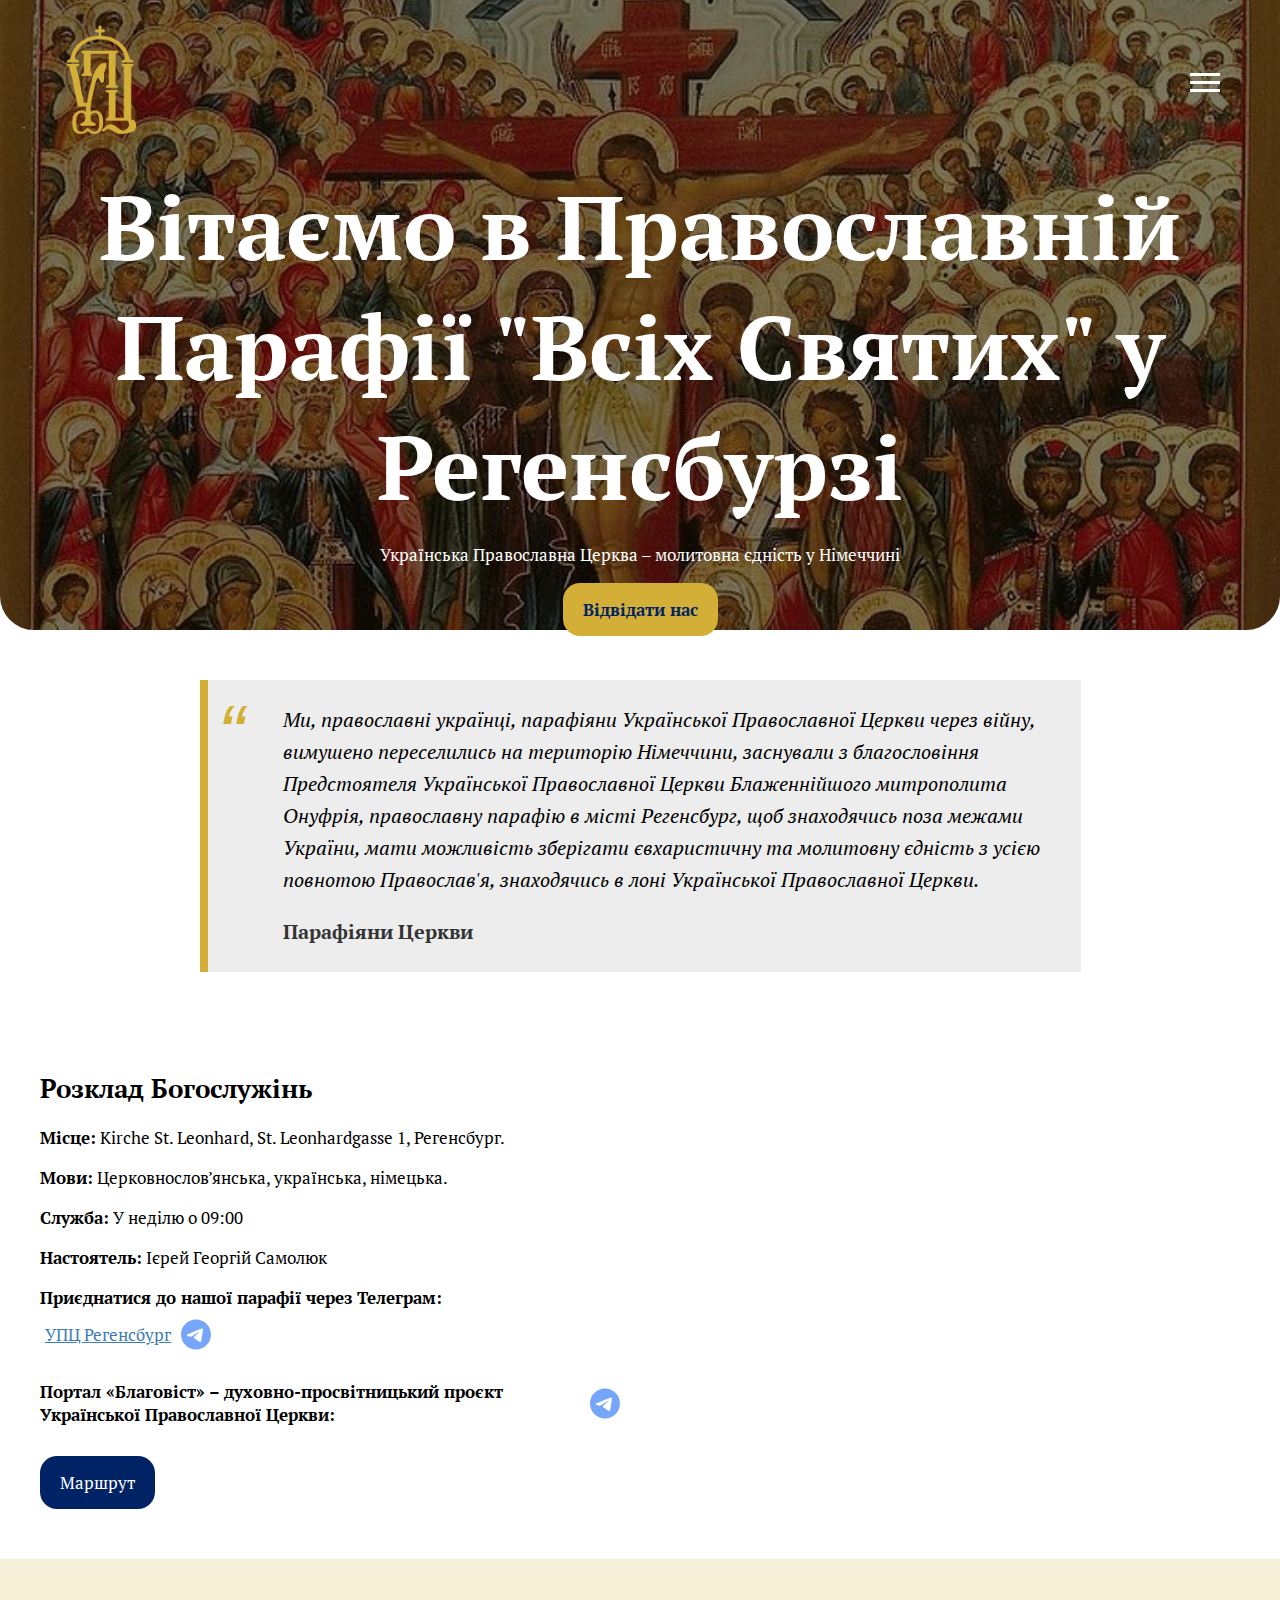
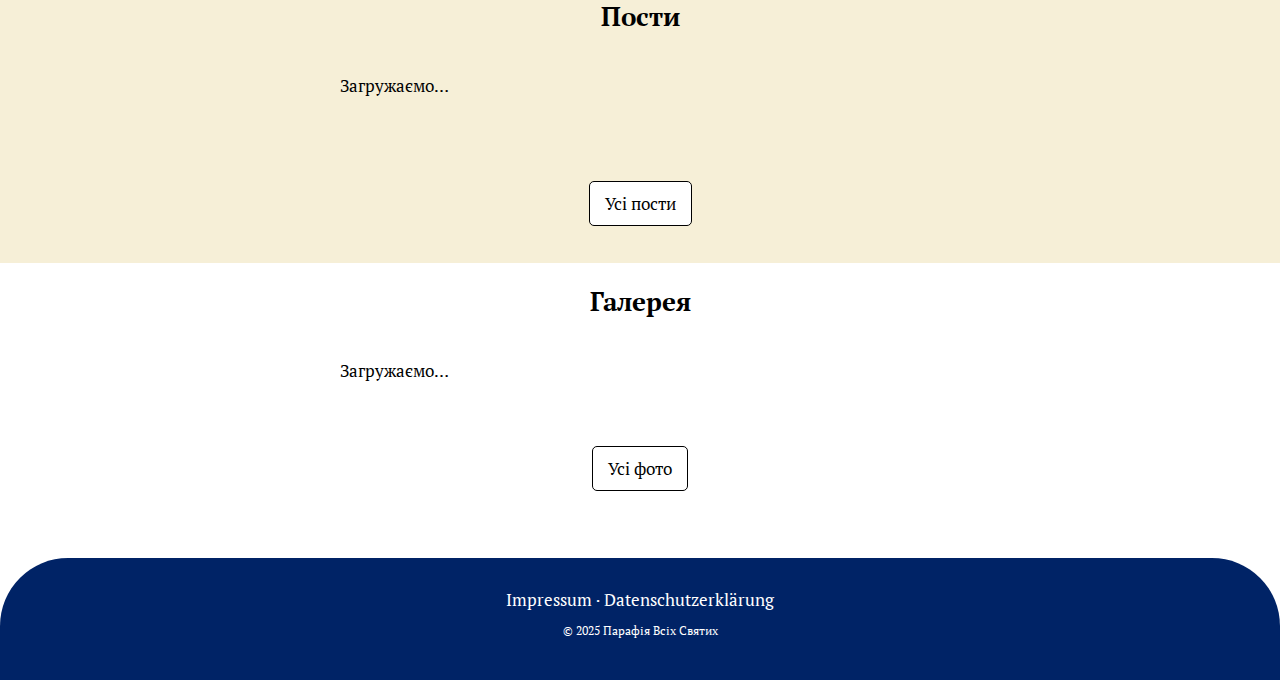
<file: index.html>
<!DOCTYPE html>
<html lang="ua">
<head>
    <meta charset="UTF-8">
    <meta name="viewport" content="width=device-width, initial-scale=1.0">
    <link rel="icon" type="image/x-icon" href="./assets/img/favicon.ico">
    <link rel="preconnect" href="https://fonts.googleapis.com">
    <link rel="preconnect" href="https://fonts.gstatic.com" crossorigin> 
    <link href="https://fonts.googleapis.com/css2?family=PT+Serif:ital,wght@0,400;0,700;1,400;1,700&display=swap" rel="stylesheet">
    
    <meta name="google-site-verification" content="tVfR1qJp8CJFsN92KYEJr0-ASTw0-v8G1wwsh20kyRk" />

    <link rel="stylesheet" type="text/css" href="./assets/styles/index.css"/>
    <script src="https://code.jquery.com/jquery-3.6.0.min.js"></script>
    <link rel="stylesheet" type="text/css" href="./assets/styles/style.css"/>
    <link rel="stylesheet" type="text/css" href="./assets/styles/spinner.css"/>
    <title>Парафія Всіх Святих</title>

    <meta name="description" content="Українська православна парафія «Всіх Святих» у Регенсбурзі. Адреса: Kirche St. Leonhard, St. Leonhardgasse 1. Богослужіння щонеділі о 09:00. Ласкаво просимо!">
    <link rel="canonical" href="https://ukrainian-orthodox-regensburg.netlify.app/">

    <meta property="og:type" content="website">
    <meta property="og:title" content="Парафія Всіх Святих — УПЦ, Регенсбург">
    <meta property="og:description" content="Адреса: St. Leonhardgasse 1. Богослужіння щонеділі о 09:00.">
    <meta property="og:url" content="https://ukrainian-orthodox-regensburg.netlify.app/">
    <meta property="og:image" content="https://ukrainian-orthodox-regensburg.netlify.app/assets/img/main-img.jpg">
    <meta property="og:locale" content="uk_UA">

    <script type="application/ld+json">
        {
        "@context": "https://schema.org",
        "@type": "Church",
        "name": "Парафія Всіх Святих",
        "alternateName": "Українська Православна Церква Регенсбург",
        "url": "https://ukrainian-orthodox-regensburg.netlify.app/",
        "image": "https://ukrainian-orthodox-regensburg.netlify.app/assets/img/main-img.jpg",
        "address": {
            "@type": "PostalAddress",
            "streetAddress": "St. Leonhardgasse 1",
            "addressLocality": "Regensburg",
            "postalCode": "93047",
            "addressCountry": "DE"
        },
        "openingHoursSpecification": [{
            "@type": "OpeningHoursSpecification",
            "dayOfWeek": "Sunday",
            "opens": "09:00",
            "closes": "11:00"
        }],
        "sameAs": [
            "https://t.me/ukrainskapravoslavnazerkva",
            "https://t.me/blagovist_uoc"
        ]
        }
    </script>
    <script type="application/ld+json">
        {
        "@context":"https://schema.org",
        "@type":"BreadcrumbList",
        "itemListElement":[
            {"@type":"ListItem","position":1,"name":"Головна","item":"https://ukrainian-orthodox-regensburg.netlify.app/"},
            {"@type":"ListItem","position":2,"name":"Пости","item":"https://ukrainian-orthodox-regensburg.netlify.app/posts.html"},
            {"@type":"ListItem","position":3,"name":"Галерея","item":"https://ukrainian-orthodox-regensburg.netlify.app/gallery.html"}
        ]
        }
    </script>

    <style>
        [data-ortox-id] {
            width: 70%;
            text-align: left;
            color: black;
            margin: 20px auto !important;
        }

        [data-ortox-id].theme-wide h2 {
            text-align: center;
        }
    </style>
</head>
<body>
    <!-- Main -->
    <div class="main" id="main">
        <header id="header">
            <nav class="main-nav">
                <a href="#" class="logo"><img src="./assets/img/logo.png" /></a>
                <button class="nav_toggle" id="nav_toggle" type="button">
                    <span class="nav_toggle_item">Menu</span>
                </button>     
            </nav>
            <nav class="nav-menu" id="nav">
                <a href="#" data-scroll="#about">Про нас</a>
                <a href="#" data-scroll="#service_information">Богослужіня</a>
                <a href="#" data-scroll="#posts">Пости</a>
                <a href="#" data-scroll="#gallery">Галерея</a>

            </nav>
        </header>
   
        <div class="main_content">
            <h1>Вітаємо в Православній Парафії "Всіх Святих" у Регенсбурзі</h1>
            <p>Українська Православна Церква – молитовна єдність у Німеччині</p>
            <a class="main_button" href="#service_information">Відвідати нас</a>
        </div>
    </div>
    <!-- End Main -->


    <!-- Quote -->
    <div class="quote" id="about">
        <blockquote class="otro-blockquote">
            Ми, православні українці, парафіяни Української Православної Церкви через війну, вимушено переселились на територію Німеччини, заснували з благословіння Предстоятеля Української Православної Церкви Блаженнійшого митрополита Онуфрія, православну парафію в місті Регенсбург, щоб знаходячись поза межами України, мати можливість зберігати євхаристичну та молитовну єдність з усією повнотою Православ'я, знаходячись в лоні Української Православної Церкви.
            <span>Парафіяни Церкви</span>
        </blockquote>
    </div>
    <!-- End Quote -->

    <!-- service_information -->
    <div class="service_information" id="service_information">
        <div class="service_content">
            <h2>Розклад Богослужінь</h2>
            <p><b>Місце:</b> Kirche St. Leonhard, St. Leonhardgasse 1, Регенсбург.</p>
            <p><b>Мови:</b> Церковнослов’янська, українська, німецька.</p>
            <p><b>Служба:</b> У неділю о 09:00</p>
            <p><b>Настоятель:</b> Ієрей Георгій Самолюк</p>
            <div class="links">
                <b>Приєднатися до нашої парафії через Телеграм:</b>
                <a href="https://t.me/ukrainskapravoslavnazerkva">
                    <div>УПЦ Регенсбург</div> 
                    <svg xmlns="http://www.w3.org/2000/svg" viewBox="0 0 496 512"><path fill="#76a6f9" d="M248 8C111 8 0 119 0 256S111 504 248 504 496 393 496 256 385 8 248 8zM363 176.7c-3.7 39.2-19.9 134.4-28.1 178.3-3.5 18.6-10.3 24.8-16.9 25.4-14.4 1.3-25.3-9.5-39.3-18.7-21.8-14.3-34.2-23.2-55.3-37.2-24.5-16.1-8.6-25 5.3-39.5 3.7-3.8 67.1-61.5 68.3-66.7 .2-.7 .3-3.1-1.2-4.4s-3.6-.8-5.1-.5q-3.3 .7-104.6 69.1-14.8 10.2-26.9 9.9c-8.9-.2-25.9-5-38.6-9.1-15.5-5-27.9-7.7-26.8-16.3q.8-6.7 18.5-13.7 108.4-47.2 144.6-62.3c68.9-28.6 83.2-33.6 92.5-33.8 2.1 0 6.6 .5 9.6 2.9a10.5 10.5 0 0 1 3.5 6.7A43.8 43.8 0 0 1 363 176.7z"/></svg>
                </a>
            </div>
            <div class="links calendar">
                <b>Портал «Благовіст» – духовно-просвітницький проєкт Української Православної Церкви:</b>
                <a href="https://t.me/blagovist_uoc">

                    <svg xmlns="http://www.w3.org/2000/svg" viewBox="0 0 496 512"><path fill="#76a6f9" d="M248 8C111 8 0 119 0 256S111 504 248 504 496 393 496 256 385 8 248 8zM363 176.7c-3.7 39.2-19.9 134.4-28.1 178.3-3.5 18.6-10.3 24.8-16.9 25.4-14.4 1.3-25.3-9.5-39.3-18.7-21.8-14.3-34.2-23.2-55.3-37.2-24.5-16.1-8.6-25 5.3-39.5 3.7-3.8 67.1-61.5 68.3-66.7 .2-.7 .3-3.1-1.2-4.4s-3.6-.8-5.1-.5q-3.3 .7-104.6 69.1-14.8 10.2-26.9 9.9c-8.9-.2-25.9-5-38.6-9.1-15.5-5-27.9-7.7-26.8-16.3q.8-6.7 18.5-13.7 108.4-47.2 144.6-62.3c68.9-28.6 83.2-33.6 92.5-33.8 2.1 0 6.6 .5 9.6 2.9a10.5 10.5 0 0 1 3.5 6.7A43.8 43.8 0 0 1 363 176.7z"/></svg>
                </a>
            </div>
            <a class="button" href="https://www.google.com/maps/place/Leonhardkirche/@49.0216619,12.0852465,179m/data=!3m2!1e3!5s0x479fc1ac623e8571:0xce608c3ba583eb5!4m6!3m5!1s0x479fc1ac610a97cb:0x2d31d3636b9b64a9!8m2!3d49.0216984!4d12.085896!16s%2Fg%2F120ndq1k?entry=ttu&g_ep=EgoyMDI1MDcxNi4wIKXMDSoASAFQAw%3D%3D">Маршрут</a>


        </div>
        <div class="service_map">
            <iframe src="https://www.google.com/maps/embed?pb=!1m18!1m12!1m3!1d569.1198992031985!2d12.085632384843628!3d49.021539990899456!2m3!1f0!2f0!3f0!3m2!1i1024!2i768!4f13.1!3m3!1m2!1s0x479fc1ac610a97cb%3A0x2d31d3636b9b64a9!2sLeonhardkirche!5e1!3m2!1sde!2sde!4v1753171460895!5m2!1sde!2sde" width="600" height="450" style="border:0;" allowfullscreen="" loading="lazy" referrerpolicy="no-referrer-when-downgrade"></iframe>
        </div>
    </div>
    <!-- End service_information -->

    <!-- posts -->
    <section class="home-block block-posts" id="posts">
        <h2>Пости</h2>
        <div id="loader" class="loader" aria-live="polite">
            <div class="spinner" role="status" aria-label="Завантаження"></div>
        </div>
        <div id="posts-list" class="posts"><p class="muted">Загружаємо…</p></div>
        <p class="view-all"><a class="btn-all" href="./posts.html">Усі пости</a></p>
    </section>
    <!-- End posts -->

    <!-- gallery -->
    <section id="gallery" class="home-block gallery">
        <h2>Галерея</h2>
        <div id="loader" class="loader" aria-live="polite">
            <div class="spinner" role="status" aria-label="Завантаження"></div>
        </div>
        <div id="gallery-grid" class="grid"><p class="muted">Загружаємо…</p></div>
        <p class="view-all"><a class="btn-all" href="./gallery.html">Усі фото</a></p>
    </section>
    <!-- End gallery -->

    <!-- Footer -->
    <div class="footer">
        <footer>


                <div class="links">
                    <a href="/impressum.html">Impressum</a> ·
                    <a href="/datenschutz.html">Datenschutzerklärung</a> 
                </div>
            <p>© 2025 Парафія Всіх Святих</p>
        </footer>
    </div>
    <!-- End Footer -->

    <script src="./assets/js/main.js"></script>
    <script type="module">
        import { createClient } from 'https://esm.sh/@supabase/supabase-js@2';

        const SUPABASE_URL  = 'https://xsxorgfkhmeinjrosprt.supabase.co';
        const SUPABASE_ANON = 'eyJhbGciOiJIUzI1NiIsInR5cCI6IkpXVCJ9.eyJpc3MiOiJzdXBhYmFzZSIsInJlZiI6InhzeG9yZ2ZraG1laW5qcm9zcHJ0Iiwicm9sZSI6ImFub24iLCJpYXQiOjE3NTUxNjkxMjgsImV4cCI6MjA3MDc0NTEyOH0.ojkysEKiLi5xttq7WyfEnt3xjF4PhIVG1tdxrimjTi8';
        const BUCKET = 'media'; 

        const supabase = createClient(SUPABASE_URL, SUPABASE_ANON);

        const postsEl   = document.getElementById('posts-list');  
        const galleryEl = document.getElementById('gallery-grid'); 
        const esc = s => (s ?? '').replace(/[&<>"']/g, m => ({'&':'&amp;','<':'&lt;','>':'&gt;','"':'&quot;',"'":'&#39;'}[m]));
        
        
        const preview = (txt, n=100) => {
            const s = (txt ?? '').replace(/\s+/g, ' ').trim(); 
            if (s.length <= n) return s;
            const cut = s.slice(0, n - 1);                     
            const i = cut.lastIndexOf(' ');
            return (i >= 60 ? cut.slice(0, i) : cut).trimEnd() + '…';
        };

        const loader = document.getElementById('loader');

        async function loadPosts(){
            loader.classList.add('show');
            const isPhone = window.matchMedia('(max-width: 640px)').matches;
            const limit = isPhone ? 3 : 6;

            const { data: posts, error } = await supabase
            .from('posts')
            .select('*')
            .order('published_at', { ascending: false })
            .limit(limit);

            loader.classList.remove('show');

            if (error) { console.error(error); postsEl.innerHTML = `<p class="muted">Помилка: ${esc(error.message)}</p>`; return; }
            if (!posts?.length){ postsEl.innerHTML = `<p class="muted">Постів поки немає.</p>`; return; }

            postsEl.innerHTML = posts.map(p => `
            <div class="post">
                ${p.cover_url ? `<img alt="Православна церква Регенсбург" class="cover" src="${p.cover_url}" alt="">` : ''}
                <h3>${esc(p.title)}</h3>
                <p>${esc(preview(p.body, 100))}</p>
                <div>
                    <small class="muted">${new Date(p.published_at).toLocaleString()}</small>
                </div>
                <p class='btn-p'><a class="btn" href="/post.html?id=${encodeURIComponent(p.id)}">Читати більше</a></p>


            </div>
            `).join('');
        }

        async function loadGallery(){
            loader.classList.add('show');
            const isPhone = window.matchMedia('(max-width: 640px)').matches;
            const limit = isPhone ? 3 : 6;

            const { data: files, error } = await supabase.storage
            .from(BUCKET)
            .list('photos', { limit: limit, offset: 0, sortBy: { column: 'name', order: 'desc' } });

            loader.classList.remove('show');
            if (error) { console.error(error); galleryEl.innerHTML = `<p class="muted">Помилка: ${esc(error.message)}</p>`; return; }
            if (!files?.length){ galleryEl.innerHTML = `<p class="muted">Фотографій поки немає.</p>`; return; }

            const publicUrl = name => supabase.storage.from(BUCKET).getPublicUrl('photos/' + name).data.publicUrl;
            galleryEl.innerHTML = files.map(f => `<img alt="Православна церква Регенсбург" class="thumb" src="${publicUrl(f.name)}" alt="">`).join('');
        }

        loadPosts();
        loadGallery();
    </script>
</body>
</html>
</file>
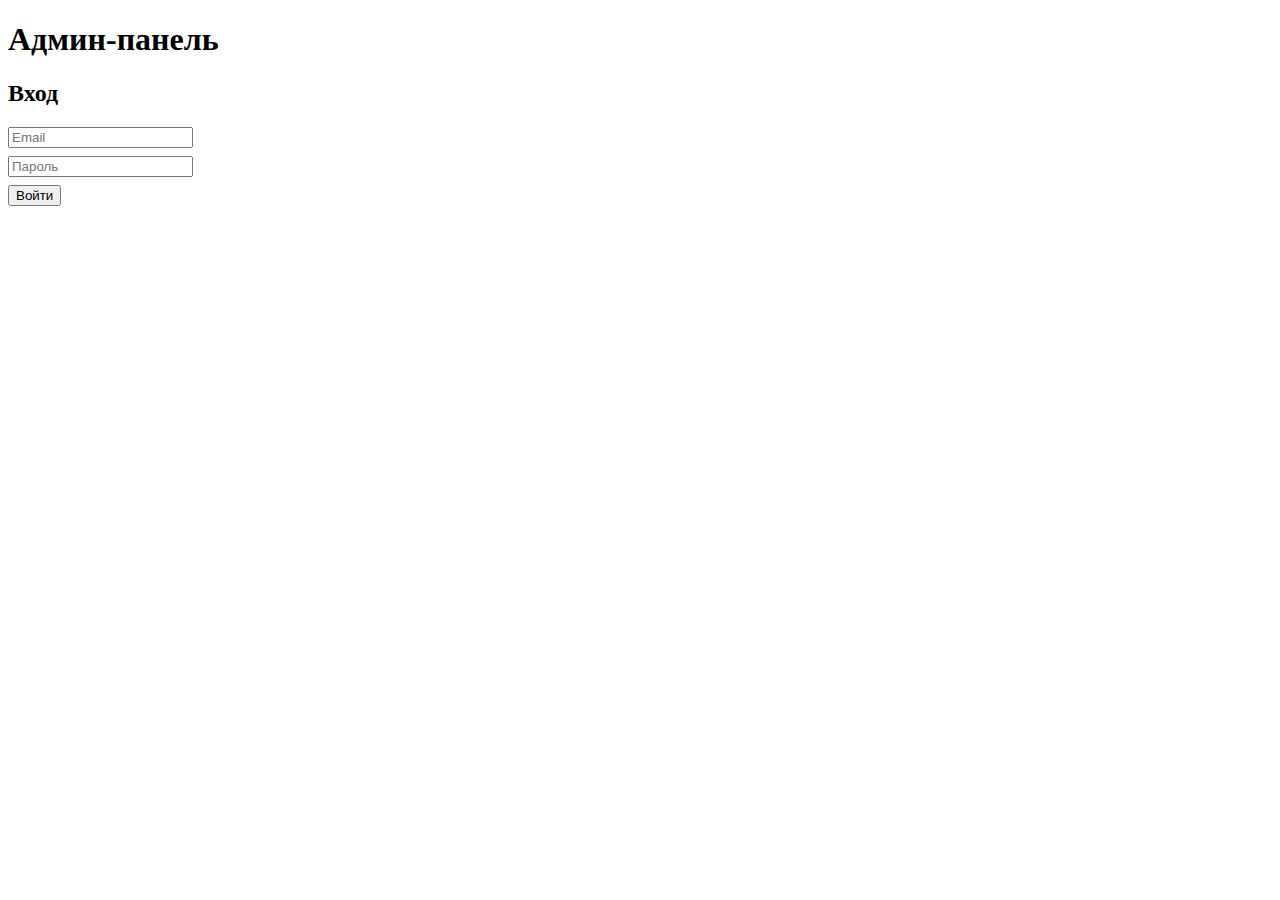
<file: admin.html>
<!doctype html>
<html lang="ru">
<head>
  <meta charset="UTF-8" />
  <meta name="viewport" content="width=device-width,initial-scale=1" />
  <title>Админ</title>
  <style>
    form { margin: 1rem 0; border: 1px solid #ccc; padding: 1rem; }
    input, textarea, button { display:block; margin:.5rem 0; }
  </style>
</head>
<body>
  <h1>Админ-панель</h1>

  <section id="auth">
    <h2>Вход</h2>
    <input id="email" placeholder="Email">
    <input id="password" type="password" placeholder="Пароль">
    <button id="loginBtn">Войти</button>
    <p id="authMsg"></p>
  </section>

  <section id="adminArea" style="display:none">
    <button id="logoutBtn">Выйти</button>

    <h2>Новый пост</h2>
    <form id="postForm">
      <input id="title" placeholder="Заголовок" required>
      <textarea id="body" placeholder="Текст" required></textarea>
      <input type="file" id="cover" accept="image/*">
      <button>Опубликовать</button>
      <p id="postMsg"></p>
    </form>

    <h2>Загрузка в галерею</h2>
    <form id="photoForm">
      <input type="file" id="photo" accept="image/*" required>
      <button>Загрузить</button>
      <p id="photoMsg"></p>
    </form>
  </section>

  <script type="module">
    import { createClient } from 'https://esm.sh/@supabase/supabase-js@2';
    const SUPABASE_URL = 'https://YOUR-PROJECT.supabase.co';
    const SUPABASE_ANON = 'YOUR-ANON-KEY';
    const supabase = createClient(SUPABASE_URL, SUPABASE_ANON);

    const authMsg = document.getElementById('authMsg');
    const adminArea = document.getElementById('adminArea');

    async function checkAdmin() {
      const { data: { user } } = await supabase.auth.getUser();
      if (!user) return false;
      // Проверим, есть ли запись в таблице admins
      const { data } = await supabase
        .from('admins')
        .select('user_id')
        .eq('user_id', user.id)
        .single();
      return !!data;
    }

    // Вход
    document.getElementById('loginBtn').onclick = async () => {
      const email = document.getElementById('email').value.trim();
      const password = document.getElementById('password').value;
      const { error } = await supabase.auth.signInWithPassword({ email, password });
      if (error) { authMsg.textContent = error.message; return; }
      if (await checkAdmin()) {
        document.getElementById('auth').style.display = 'none';
        adminArea.style.display = 'block';
      } else {
        authMsg.textContent = 'Нет прав администратора';
        await supabase.auth.signOut();
      }
    };

    // Если уже залогинен
    if (await checkAdmin()) {
      document.getElementById('auth').style.display = 'none';
      adminArea.style.display = 'block';
    }

    // Выход
    document.getElementById('logoutBtn').onclick = async () => {
      await supabase.auth.signOut();
      location.reload();
    };

    // Новый пост
    document.getElementById('postForm').onsubmit = async (e) => {
      e.preventDefault();
      const title = document.getElementById('title').value.trim();
      const body = document.getElementById('body').value.trim();
      let cover_url = null;

      const coverFile = document.getElementById('cover').files[0];
      if (coverFile) {
        const fileName = `covers/${Date.now()}_${coverFile.name}`;
        const { error: upErr } = await supabase.storage.from('gallery').upload(fileName, coverFile);
        if (upErr) { document.getElementById('postMsg').textContent = upErr.message; return; }
        cover_url = supabase.storage.from('gallery').getPublicUrl(fileName).data.publicUrl;
      }

      const { error } = await supabase.from('posts').insert({ title, body, cover_url });
      document.getElementById('postMsg').textContent = error ? error.message : 'Опубликовано!';
      if (!error) e.target.reset();
    };

    // Загрузка в галерею
    document.getElementById('photoForm').onsubmit = async (e) => {
      e.preventDefault();
      const file = document.getElementById('photo').files[0];
      if (!file) return;
      const fileName = `gallery/${Date.now()}_${file.name}`;
      const { error } = await supabase.storage.from('gallery').upload(fileName, file);
      document.getElementById('photoMsg').textContent = error ? error.message : 'Загружено!';
      if (!error) e.target.reset();
    };
  </script>
</body>
</html>
</file>
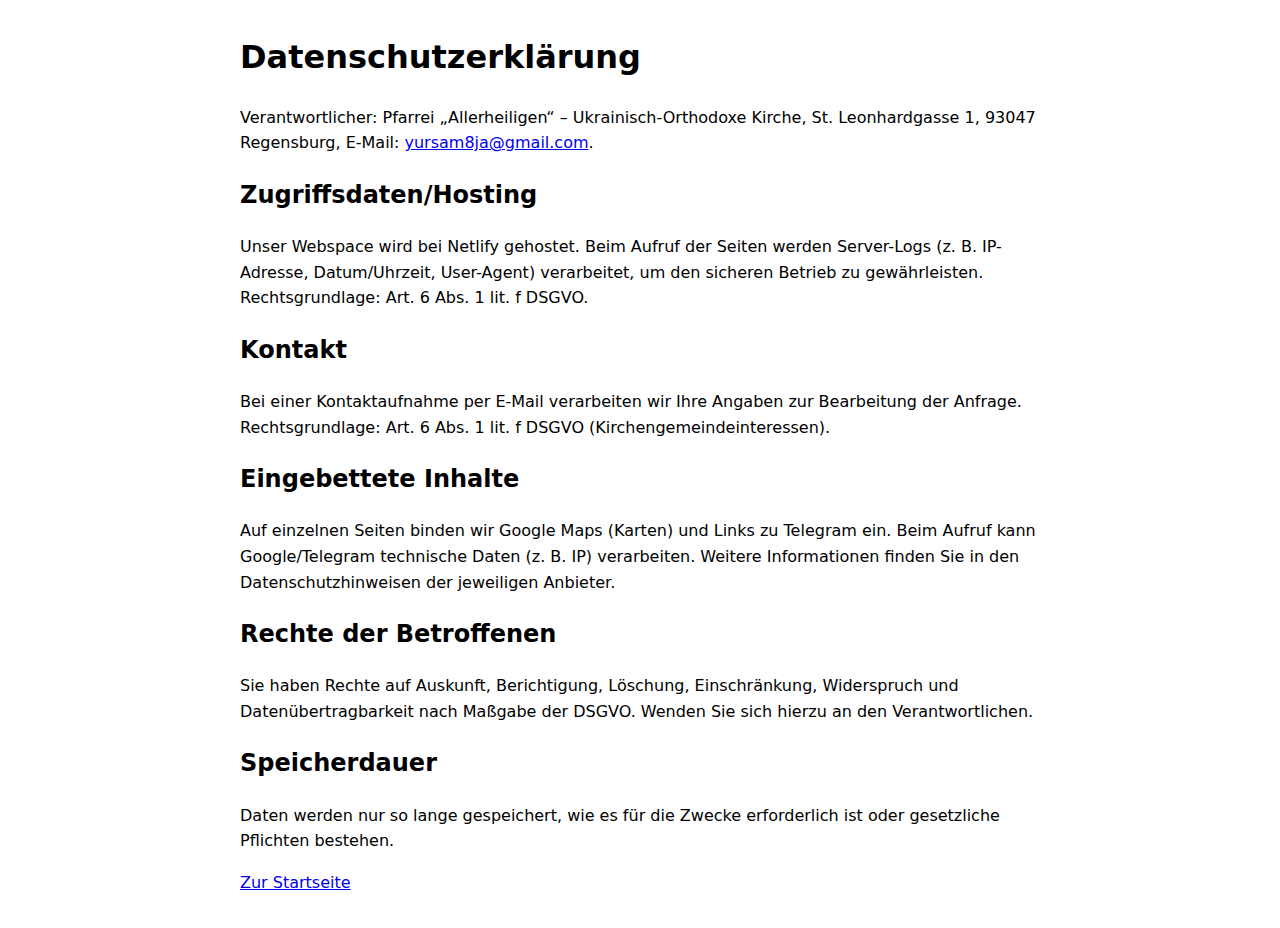
<file: datenschutz.html>
<!doctype html><html lang="de"><head>
<meta charset="utf-8"><meta name="viewport" content="width=device-width,initial-scale=1">
<title>Datenschutzerklärung – Pfarrei Allerheiligen</title>
<link rel="canonical" href="https://ukrainian-orthodox-regensburg.netlify.app/datenschutz.html">
<style>body{font:16px/1.6 system-ui,sans-serif;max-width:800px;margin:2rem auto;padding:0 12px}</style>
</head><body>
<h1>Datenschutzerklärung</h1>

<p>Verantwortlicher: Pfarrei „Allerheiligen“ – Ukrainisch-Orthodoxe Kirche,
St. Leonhardgasse 1, 93047 Regensburg, E-Mail: <a href="mailto:yursam8ja@gmail.com">yursam8ja@gmail.com</a>.</p>

<h2>Zugriffsdaten/Hosting</h2>
<p>Unser Webspace wird bei Netlify gehostet. Beim Aufruf der Seiten werden Server-Logs 
(z. B. IP-Adresse, Datum/Uhrzeit, User-Agent) verarbeitet, um den sicheren Betrieb zu gewährleisten.
Rechtsgrundlage: Art. 6 Abs. 1 lit. f DSGVO.</p>

<h2>Kontakt</h2>
<p>Bei einer Kontaktaufnahme per E-Mail verarbeiten wir Ihre Angaben zur Bearbeitung der Anfrage.
Rechtsgrundlage: Art. 6 Abs. 1 lit. f DSGVO (Kirchengemeindeinteressen).</p>

<h2>Eingebettete Inhalte</h2>
<p>Auf einzelnen Seiten binden wir Google Maps (Karten) und Links zu Telegram ein. Beim Aufruf kann 
Google/Telegram technische Daten (z. B. IP) verarbeiten. Weitere Informationen finden Sie in den 
Datenschutzhinweisen der jeweiligen Anbieter.</p>

<h2>Rechte der Betroffenen</h2>
<p>Sie haben Rechte auf Auskunft, Berichtigung, Löschung, Einschränkung, Widerspruch und Datenübertragbarkeit 
nach Maßgabe der DSGVO. Wenden Sie sich hierzu an den Verantwortlichen.</p>

<h2>Speicherdauer</h2>
<p>Daten werden nur so lange gespeichert, wie es für die Zwecke erforderlich ist oder gesetzliche Pflichten bestehen.</p>

<a href="/">Zur Startseite</a>
</body></html>
</file>
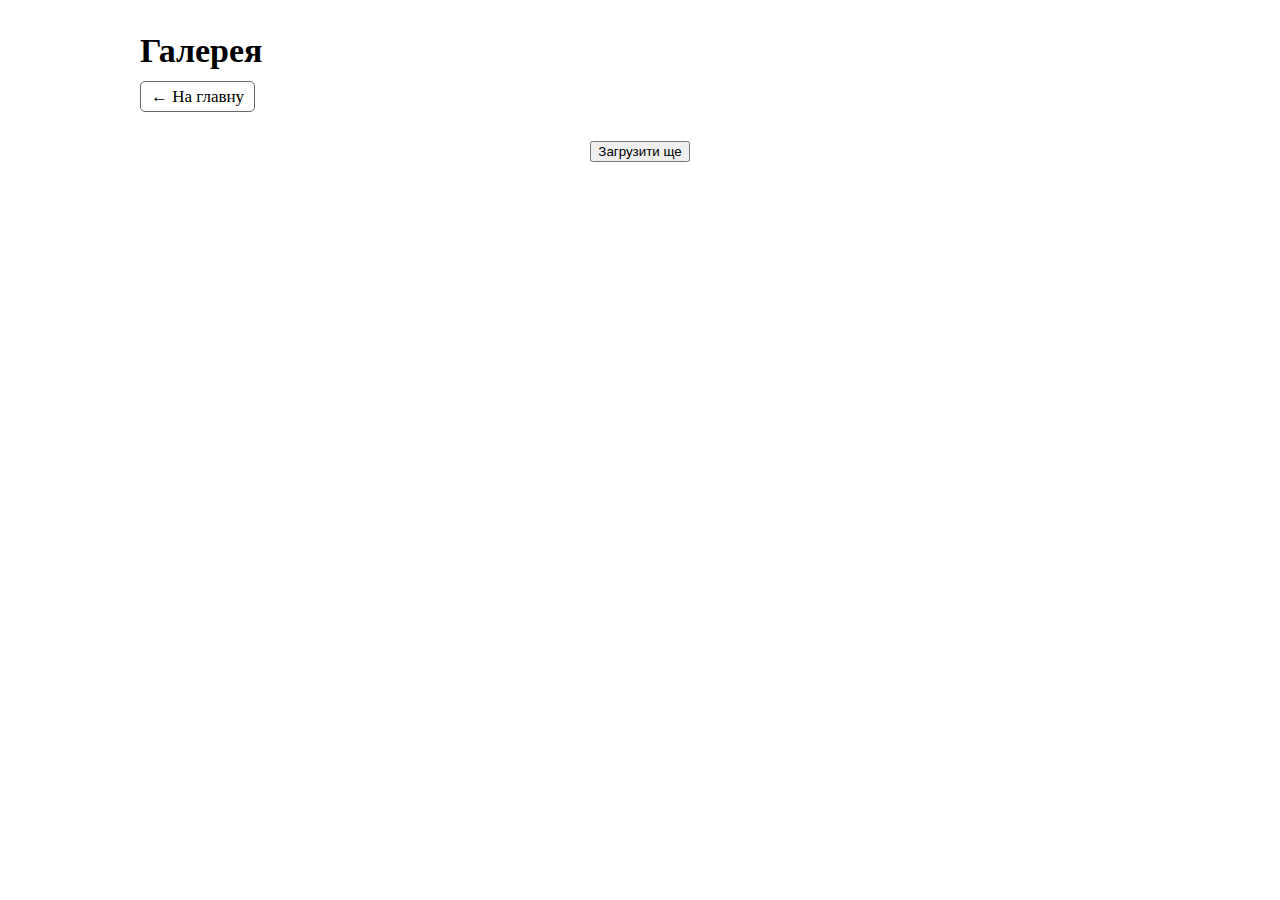
<file: gallery.html>
<!doctype html>
<html lang="ua">
<head>
  <meta charset="utf-8">
  <meta name="viewport" content="width=device-width,initial-scale=1">
  <title>Галерея</title>
  <link rel="stylesheet" href="/assets/styles/index.css">
  <link rel="stylesheet" type="text/css" href="./assets/styles/gallery.css"/>
  <link rel="stylesheet" type="text/css" href="./assets/styles/spinner.css"/>
  <link rel="icon" href="./assets/img/logo.png">
    <meta name="description" content="Фотогалерея парафії 'Всіх Святих' у Регенсбурзі.">
    <link rel="canonical" href="https://ukrainian-orthodox-regensburg.netlify.app/gallery.html">

    <meta property="og:type" content="website">
    <meta property="og:title" content="Галерея — Парафія Всіх Святих">
    <meta property="og:description" content="Фотографії життя парафії у Регенсбурзі.">
    <meta property="og:url" content="https://ukrainian-orthodox-regensburg.netlify.app/gallery.html">
    <meta property="og:image" content="https://ukrainian-orthodox-regensburg.netlify.app/assets/img/main-img.jpg">

    <!-- JSON-LD: ImageGallery -->
    <script type="application/ld+json">
    {
        "@context":"https://schema.org",
        "@type":"ImageGallery",
        "name":"Галерея парафії",
        "url":"https://ukrainian-orthodox-regensburg.netlify.app/gallery.html"
        }
    </script>
</head>
<body>
  <div class="wrap">
    <h1>Галерея</h1>
    <p><a href="/">← На главну</a></p>

    <div id="lightbox" class="lightbox" hidden>
        <button id="lbPrev" class="lightbox__nav prev" aria-label="Попереднє">‹</button>
        <img id="lbImg" class="lightbox__img" alt="">
        <button id="lbNext" class="lightbox__nav next" aria-label="Наступне">›</button>
        <button id="lbClose" class="lightbox__close" aria-label="Закрыть">✕</button>
    </div>

    <div id="grid" class="grid"></div>
    <p id="empty" class="muted" style="display:none">Фотографій поки немає.</p>

    <div id="loader" class="loader" aria-live="polite">
        <div class="spinner" role="status" aria-label="Завантаження"></div>
    </div>

    <p style="text-align:center"><button id="moreBtn" class="btn">Загрузити ще</button></p>
  </div>

    <script type="module">
        import { createClient } from 'https://esm.sh/@supabase/supabase-js@2';

        const SUPABASE_URL  = 'https://xsxorgfkhmeinjrosprt.supabase.co';
            const SUPABASE_ANON = 'eyJhbGciOiJIUzI1NiIsInR5cCI6IkpXVCJ9.eyJpc3MiOiJzdXBhYmFzZSIsInJlZiI6InhzeG9yZ2ZraG1laW5qcm9zcHJ0Iiwicm9sZSI6ImFub24iLCJpYXQiOjE3NTUxNjkxMjgsImV4cCI6MjA3MDc0NTEyOH0.ojkysEKiLi5xttq7WyfEnt3xjF4PhIVG1tdxrimjTi8';
            const BUCKET = 'media';

        const supabase = createClient(SUPABASE_URL, SUPABASE_ANON);

        const grid    = document.getElementById('grid');
        const empty   = document.getElementById('empty');
        const moreBtn = document.getElementById('moreBtn');

        const lb      = document.getElementById('lightbox');
        const lbImg   = document.getElementById('lbImg');
        const lbClose = document.getElementById('lbClose');
        const lbPrev  = document.getElementById('lbPrev');
        const lbNext  = document.getElementById('lbNext');

        const PAGE = 24;
        let offset = 0;
        const images = []; 
        let current = 0;  

        const publicUrl = (name) =>
            supabase.storage.from(BUCKET).getPublicUrl('photos/' + name).data.publicUrl;

        const loader = document.getElementById('loader');

        async function loadMore() {
            loader.classList.add('show');
            moreBtn.disabled = true;

            const { data: files, error } = await supabase.storage
            .from(BUCKET)
            .list('photos', {
                limit: PAGE,
                offset,
                sortBy: { column: 'name', order: 'desc' }
            });

            loader.classList.remove('show');

            if (error) {
            console.error(error);
            if (offset === 0) {
                empty.style.display = '';
                empty.textContent = 'Помилка загрузки.';
            }
            moreBtn.disabled = false;
            return;
            }

            if (!files || files.length === 0) {
            if (offset === 0) empty.style.display = '';
            moreBtn.disabled = true;
            moreBtn.textContent = 'Усі фотографії загружено';
            return;
            }

            let base = images.length;

            const html = files.map((f, i) => {
            const url = publicUrl(f.name);
            images.push(url); 
            const idx = base + i;
            return `
                <button type="button" class="thumb-btn" data-idx="${idx}" aria-label="Открыть фото">
                <img class="thumb" loading="lazy" src="${url}" alt="">
                </button>
            `;
            }).join('');

            grid.insertAdjacentHTML('beforeend', html);

            offset += files.length;

            if (files.length < PAGE) {
            moreBtn.disabled = true;
            moreBtn.textContent = 'Усі фотографії загружено';
            } else {
            moreBtn.disabled = false;
            }
        }

        function openLightbox(i) {
            if (!images.length) return;
            current = Math.max(0, Math.min(i, images.length - 1));
            lbImg.src = images[current];
            lb.hidden = false;
            document.body.style.overflow = 'hidden';
        }

        function closeLightbox() {
            lb.hidden = true;
            lbImg.src = '';
            document.body.style.overflow = '';
        }

        function next() {
            if (!images.length) return;
            current = (current + 1) % images.length;
            lbImg.src = images[current];
        }

        function prev() {
            if (!images.length) return;
            current = (current - 1 + images.length) % images.length;
            lbImg.src = images[current];
        }

        grid.addEventListener('click', (e) => {
            const btn = e.target.closest('.thumb-btn');
            if (!btn) return;
            const idx = Number(btn.dataset.idx);
            if (Number.isNaN(idx)) return;
            openLightbox(idx);
        });

        lbClose.addEventListener('click', closeLightbox);
        lbNext .addEventListener('click', next);
        lbPrev .addEventListener('click', prev);

        lb.addEventListener('click', (e) => {
            if (e.target === lb) closeLightbox();
        });

        window.addEventListener('keydown', (e) => {
            if (lb.hidden) return;
            if (e.key === 'Escape')      return closeLightbox();
            if (e.key === 'ArrowRight')  return next();
            if (e.key === 'ArrowLeft')   return prev();
        });

        moreBtn.onclick = loadMore;
        loadMore();
    </script>
</body>
</html>
</file>
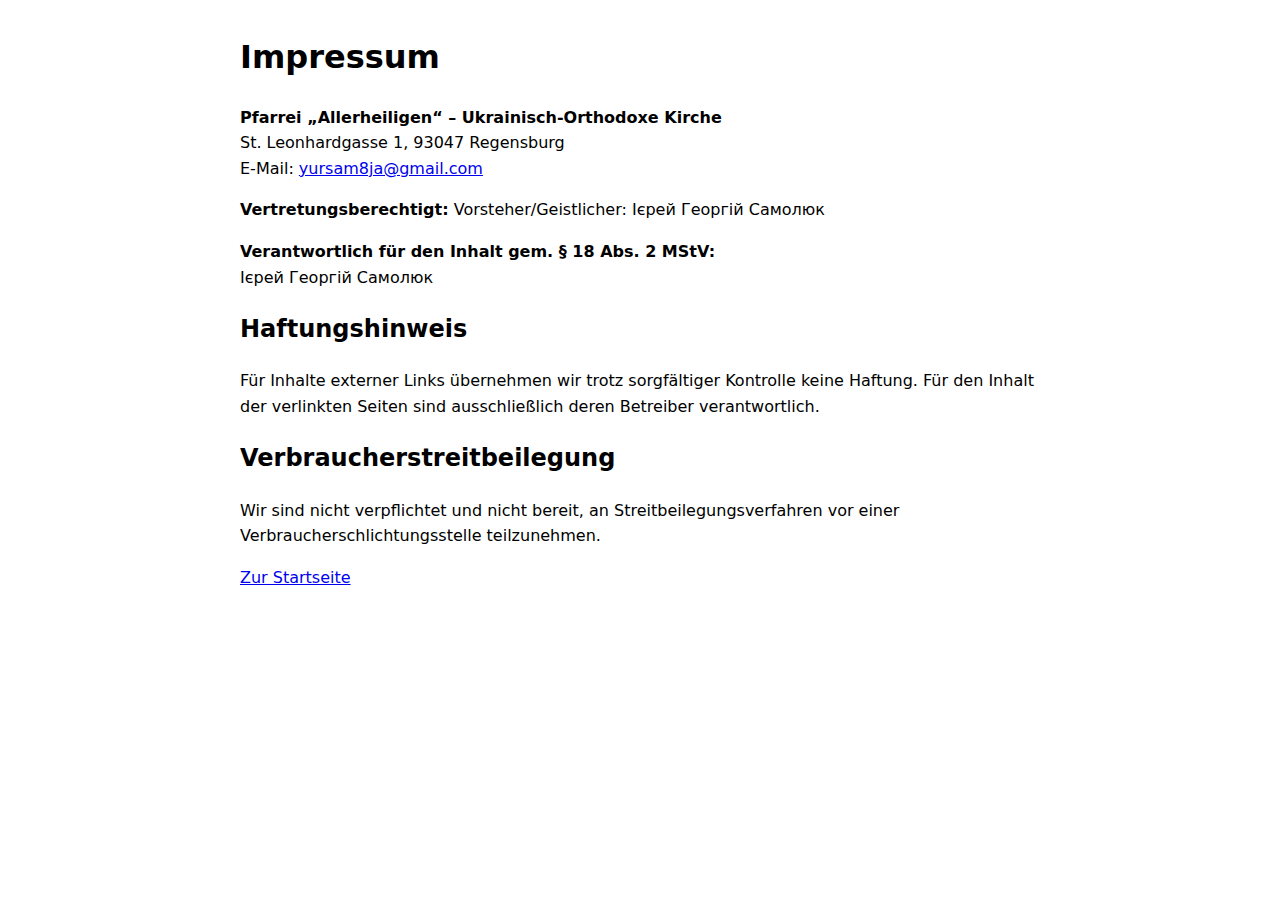
<file: impressum.html>
<!doctype html><html lang="de"><head>
<meta charset="utf-8"><meta name="viewport" content="width=device-width,initial-scale=1">
<title>Impressum – Pfarrei Allerheiligen (Ukrainisch-Orthodoxe Kirche), Regensburg</title>
<meta name="robots" content="index,follow">
<link rel="canonical" href="https://ukrainian-orthodox-regensburg.netlify.app/impressum.html">
<style>body{font:16px/1.6 system-ui,sans-serif;max-width:800px;margin:2rem auto;padding:0 12px}</style>
</head><body>
<h1>Impressum</h1>

<p><strong>Pfarrei „Allerheiligen“ – Ukrainisch-Orthodoxe Kirche</strong><br>
St. Leonhardgasse 1, 93047 Regensburg<br>
E-Mail: <a href="mailto:yursam8ja@gmail.com">yursam8ja@gmail.com</a></p>

<p><strong>Vertretungsberechtigt:</strong> Vorsteher/Geistlicher: Ієрей Георгій Самолюк</p>

<p><strong>Verantwortlich für den Inhalt gem. § 18 Abs. 2 MStV:</strong><br>
Ієрей Георгій Самолюк</p>

<h2>Haftungshinweis</h2>
<p>Für Inhalte externer Links übernehmen wir trotz sorgfältiger Kontrolle keine Haftung. 
Für den Inhalt der verlinkten Seiten sind ausschließlich deren Betreiber verantwortlich.</p>

<h2>Verbraucherstreitbeilegung</h2>
<p>Wir sind nicht verpflichtet und nicht bereit, an Streitbeilegungsverfahren vor einer 
Verbraucherschlichtungsstelle teilzunehmen.</p>

<p><a href="/">Zur Startseite</a></p>
</body></html>
</file>
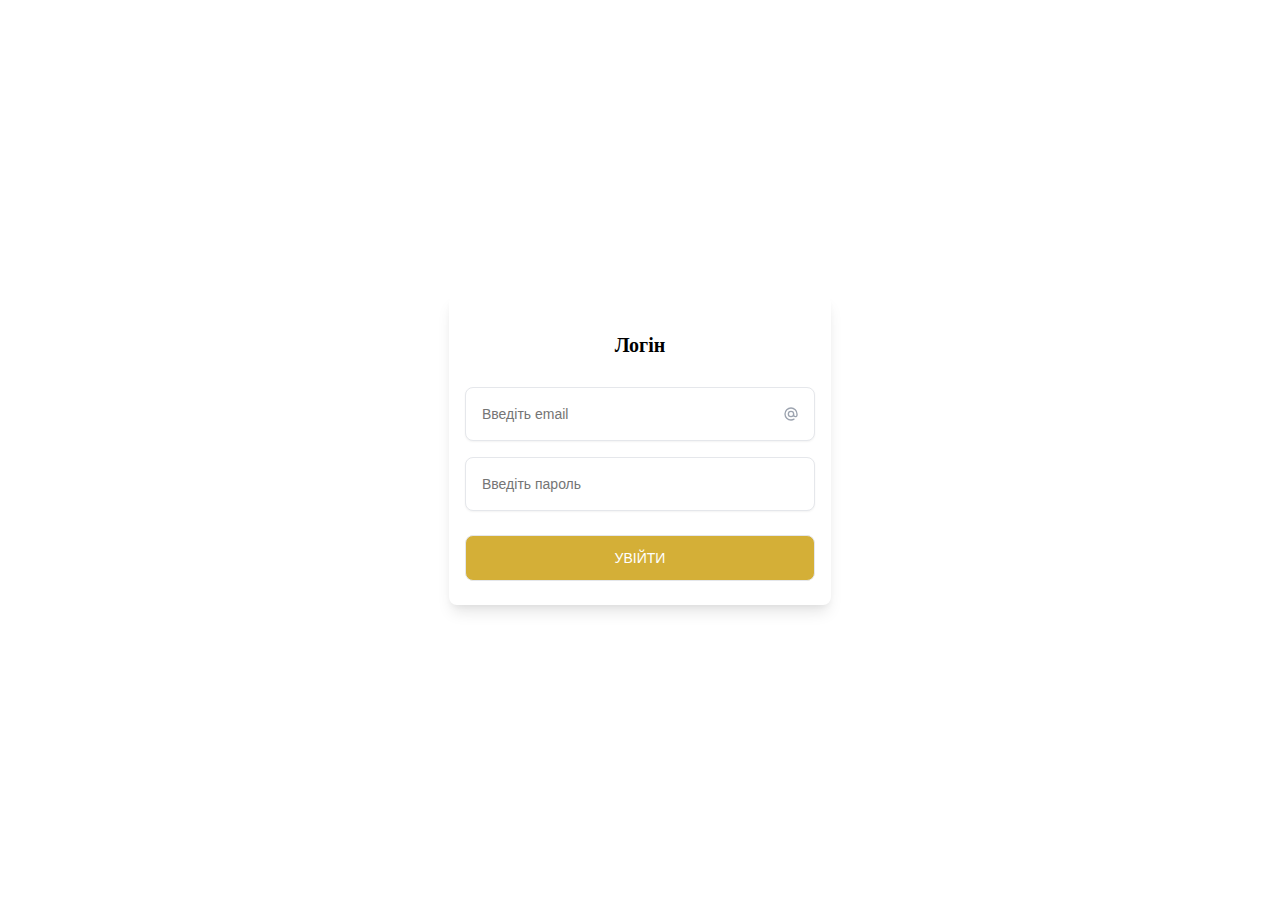
<file: login.html>
<!doctype html>
<html lang="ua">
<head>
  <meta charset="UTF-8" />
  <meta name="viewport" content="width=device-width,initial-scale=1" />
  <link rel="icon" href="./assets/img/logo.png">
  <title>Вхід адміністратора</title>
  <meta name="robots" content="noindex, nofollow">
  <link rel="canonical" href="https://ukrainian-orthodox-regensburg.netlify.app/login.html">     
  <meta name="description" content="Сторінка входу адміністратора.">
  <link rel="stylesheet" type="text/css" href="./assets/styles/login.css"/>
</head>
<body>

  <form class="form" id="loginForm" autocomplete="on">
    <p class="form-title">Логін</p>

    <div class="input-container">
      <input id="email" placeholder="Введіть email" type="email" autocomplete="username" required>
      <span aria-hidden="true">
        <svg stroke="currentColor" viewBox="0 0 24 24" fill="none" xmlns="http://www.w3.org/2000/svg">
          <path d="M16 12a4 4 0 10-8 0 4 4 0 008 0zm0 0v1.5a2.5 2.5 0 005 0V12a9 9 0 10-9 9m4.5-1.206a8.959 8.959 0 01-4.5 1.207" stroke-width="2" stroke-linejoin="round" stroke-linecap="round"></path>
        </svg>
      </span>
    </div>

    <div class="input-container">
      <input id="password" placeholder="Введіть пароль" type="password" autocomplete="current-password" required>
    </div>

    <p id="msg"></p>
    <button class="submit" type="submit" id="loginBtn">Увійти</button>
  </form>

  <script type="module">
    import { createClient } from 'https://esm.sh/@supabase/supabase-js@2';

    const SUPABASE_URL  = 'https://xsxorgfkhmeinjrosprt.supabase.co';
    const SUPABASE_ANON = 'eyJhbGciOiJIUzI1NiIsInR5cCI6IkpXVCJ9.eyJpc3MiOiJzdXBhYmFzZSIsInJlZiI6InhzeG9yZ2ZraG1laW5qcm9zcHJ0Iiwicm9sZSI6ImFub24iLCJpYXQiOjE3NTUxNjkxMjgsImV4cCI6MjA3MDc0NTEyOH0.ojkysEKiLi5xttq7WyfEnt3xjF4PhIVG1tdxrimjTi8';
    const supabase = createClient(SUPABASE_URL, SUPABASE_ANON);

    async function isAdmin(userId) {
      const { data } = await supabase
        .from('admins')
        .select('user_id')
        .eq('user_id', userId)
        .maybeSingle();
      return !!data;
    }

    (async () => {
      const { data: { user } } = await supabase.auth.getUser();
      if (user && await isAdmin(user.id)) location.href = '/dashboard.html';
    })();

    const form       = document.getElementById('loginForm');
    const msg        = document.getElementById('msg');
    const btn        = document.getElementById('loginBtn');
    const emailInput = document.getElementById('email');
    const passInput  = document.getElementById('password');

    form.addEventListener('submit', async (e) => {
      e.preventDefault();
      msg.textContent = '';
      btn.disabled = true;

      const email = emailInput.value.trim();
      const password = passInput.value;

      const { data, error } = await supabase.auth.signInWithPassword({ email, password });

      if (error) {
        msg.textContent = error.message;
        btn.disabled = false;
        return;
      }

      if (await isAdmin(data.user.id)) {
        location.href = '/dashboard.html';
      } else {
        msg.textContent = 'Нет прав администратора';
        await supabase.auth.signOut();
        btn.disabled = false;
      }
    });
  </script>
</body>
</html>
</file>
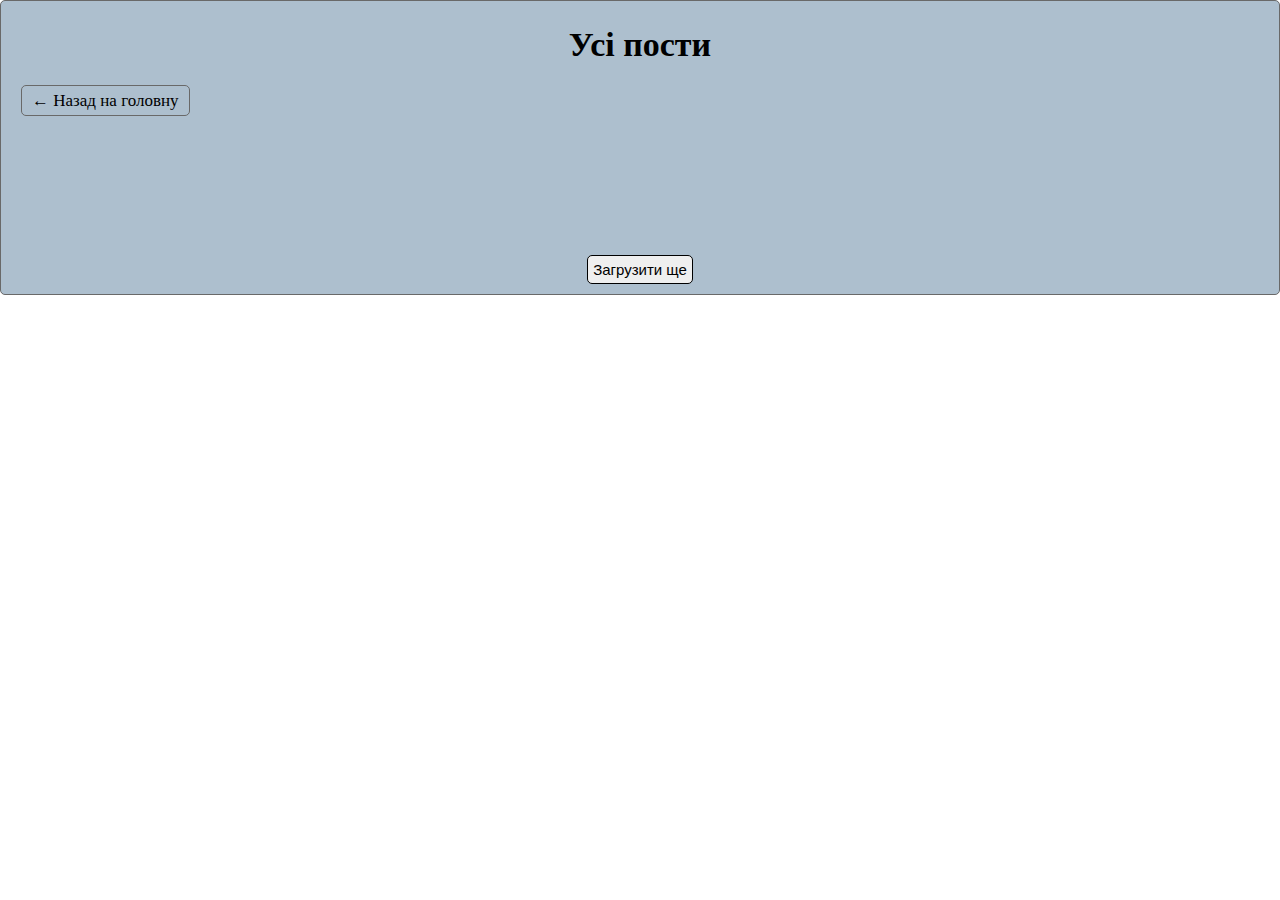
<file: posts.html>
<!doctype html>
<html lang="ua">
<head>
  <meta charset="utf-8">
  <meta name="viewport" content="width=device-width,initial-scale=1">
  <title>Усі пости</title>
  <link rel="stylesheet" href="/assets/styles/index.css">
  <link rel="stylesheet" type="text/css" href="./assets/styles/style.css"/>
  <link rel="stylesheet" type="text/css" href="./assets/styles/spinner.css"/>
  <link rel="icon" href="./assets/img/logo.png">
</head>
<body>
  <div class="wrap main-posts">
    <h1>Усі пости</h1>
    <p><a href="/">← Назад на головну</a></p>
    <div id="loader" class="loader" aria-live="polite">
        <div class="spinner" role="status" aria-label="Завантаження"></div>
    </div>
    <div id="posts" class="posts"><p class="muted"></p></div>
    <p style="text-align:center; padding: 5px 0; margin: 0;"><button id="moreBtn" class="btn">Загрузити ще</button></p>
  </div>

  <script type="module">
    import { createClient } from 'https://esm.sh/@supabase/supabase-js@2';

    const SUPABASE_URL  = 'https://xsxorgfkhmeinjrosprt.supabase.co';
    const SUPABASE_ANON = 'eyJhbGciOiJIUzI1NiIsInR5cCI6IkpXVCJ9.eyJpc3MiOiJzdXBhYmFzZSIsInJlZiI6InhzeG9yZ2ZraG1laW5qcm9zcHJ0Iiwicm9sZSI6ImFub24iLCJpYXQiOjE3NTUxNjkxMjgsImV4cCI6MjA3MDc0NTEyOH0.ojkysEKiLi5xttq7WyfEnt3xjF4PhIVG1tdxrimjTi8';
    const supabase = createClient(SUPABASE_URL, SUPABASE_ANON);

    const postsEl = document.getElementById('posts');
    const moreBtn = document.getElementById('moreBtn');
    const PAGE = 12;
    let page = 0;
    const esc = s => (s ?? '').replace(/[&<>"']/g, m => ({'&':'&amp;','<':'&lt;','>':'&gt;','"':'&quot;',"'":'&#39;'}[m]));
    
    const preview = (txt, n=100) => {
        const s = (txt ?? '').trim();
        if (s.length <= n) return s;
        const cut = s.slice(0, n);
        const i = cut.lastIndexOf(' ');
        return (i > 60 ? cut.slice(0, i) : cut) + '…';
    };

    const loader = document.getElementById('loader');

    async function loadMore() {
      loader.classList.add('show');
        moreBtn.disabled = true; // чтобы не накликивали
        const from = page * PAGE;
        const to   = from + PAGE - 1;

        const { data: posts, error } = await supabase
            .from('posts')
            .select('*')
            .order('published_at', { ascending: false })
            .range(from, to);

        loader.classList.remove('show');

        if (error) {
            console.error(error);
            if (page === 0) postsEl.innerHTML = `<p class="muted">Ошибка загрузки.</p>`;
            moreBtn.disabled = false;
            return;
        }

        if (!posts?.length) {
            if (page === 0) postsEl.innerHTML = `<p class="muted">Постов пока нет.</p>`;
            moreBtn.disabled = true;
            moreBtn.textContent = 'Больше нет';
            return;
        }

        // САМЫЙ ВАЖНЫЙ МОМЕНТ: убираем "Загружаем…" на первой странице
        if (page === 0) postsEl.innerHTML = '';

        const html = posts.map(p => `
            <article class="post">
            ${p.cover_url ? `<img class="cover" src="${p.cover_url}" alt="">` : ''}
            <h3>${esc(p.title)}</h3>
            <p>${esc(preview(p.body, 100))}</p>
            <p><a class="btn" href="/post.html?id=${encodeURIComponent(p.id)}">Читати більше</a></p>
            <small class="muted">${new Date(p.published_at).toLocaleString()}</small>
            </article>
        `).join('');

        postsEl.insertAdjacentHTML('beforeend', html);

        page++;
        if (posts.length < PAGE) {
            moreBtn.disabled = true;
            moreBtn.textContent = 'Усі пости загружені';
        } else {
            moreBtn.disabled = false;
        }
    }

    moreBtn.onclick = loadMore;
    loadMore();
  </script>
</body>
</html>
</file>
<file: assets/styles/index.css>
@charset "UTF-8";
:root {
  /* Gold Palette */
  --gold-light: #FFD700; /* Bright gold (accent) */
  --gold-dark: #D4AF37; /* Deep gold (icons, borders) */
  --gold-transparent: rgba(212, 175, 55, 0.2); /* Subtle highlights */
  /* Deep Blue Palette */
  --blue-primary: #002366; /* Dark navy-blue (main background) */
  --blue-secondary: #0A2463; /* Slightly lighter (headers) */
  --blue-light: #3E7CB1; /* Interactive elements */
  --blue-light-transarent: #3e7bb1a4; /* Interactive elements */
  /* Neutrals */
  --white: #FFFFFF;
  --off-white: #F8F8F8;
  --gray-light: #E5E5E5;
}

body {
  background-color: white;
  font-size: 17px;
  font-family: "PT Serif", serif;
  margin: 0;
  padding: 0;
}

h1 {
  margin: 0;
}

.main {
  --bg-filter-opacity: 0.5;
  background-image: linear-gradient(rgba(0, 0, 0, var(--bg-filter-opacity)), rgba(0, 0, 0, var(--bg-filter-opacity))), url("../img/main-img.jpg");
  color: white;
  height: 70vh;
  background-size: cover;
  background-position: center;
  display: flex;
  flex-direction: column;
  border-radius: 0 0 2em 2em;
}
.main .main-nav {
  padding: 20px 60px;
  display: flex;
  color: white;
  justify-content: space-between;
  /* nav toggle */
}
.main .main-nav .logo img {
  width: 80px;
}
.main .main-nav .nav_toggle {
  position: relative;
  width: 30px;
  font-size: 0;
  color: transparent;
  border: 0;
  background: none;
  cursor: pointer;
  display: block;
}
.main .main-nav .nav_toggle .nav_toggle_item {
  display: block;
  width: 100%;
  height: 3px;
  background-color: white;
  position: absolute;
  right: 0;
  top: 0;
  bottom: 0;
  left: 0;
  margin: auto;
  transition: background 0.2s linear;
}
.main .main-nav .nav_toggle.active {
  position: absolute;
  top: 5%;
  right: 2%;
}
.main .main-nav .nav_toggle.active .nav_toggle_item {
  background: none;
}
.main .main-nav .nav_toggle_item:before,
.main .main-nav .nav_toggle_item:after {
  content: "";
  width: 100%;
  height: 3px;
  background-color: white;
  position: absolute;
  left: 0;
  z-index: 1;
  transition: transform 0.2s linear;
}
.main .main-nav .nav_toggle.active .nav_toggle_item:before {
  transform-origin: left top;
  transform: rotate(45deg) translateX(-2px);
}
.main .main-nav .nav_toggle.active .nav_toggle_item:after {
  transform-origin: left bottom;
  transform: rotate(-45deg) translateX(-3px);
}
.main .main-nav .nav_toggle_item:before {
  top: -8px;
}
.main .main-nav .nav_toggle_item:after {
  bottom: -8px;
}
.main .nav-menu {
  padding-top: 40px;
  display: none;
  position: absolute;
  right: 0;
  top: 0;
  width: 200px;
  flex-direction: column;
  background-color: var(--blue-secondary);
  padding: 40px 60px;
  border-radius: 0 0 0 1em;
}
.main .nav-menu a {
  width: -moz-fit-content;
  width: fit-content;
  color: white;
  text-decoration: none;
  margin: 10px 0;
  font-size: 18px;
}
.main .nav-menu.active {
  display: flex;
}
.main .main_content {
  flex: 1;
  display: flex;
  flex-direction: column;
  justify-content: center;
  align-items: center;
  text-align: center;
}
.main .main_content h1 {
  font-size: 90px;
}
.main .main_content .main_button {
  all: unset;
  background-color: var(--gold-dark);
  padding: 15px 20px;
  color: var(--blue-primary);
  border-radius: 1em;
  cursor: pointer;
  font-weight: 600;
}

.quote {
  padding-bottom: 50px;
}
.quote .otro-blockquote {
  font-size: 20px;
  width: 60%;
  margin: 50px auto;
  font-style: italic;
  color: black;
  padding: 1.2em 30px 1.2em 75px;
  border-left: 8px solid var(--gold-dark);
  line-height: 1.6;
  position: relative;
  background: #EDEDED;
}
.quote .otro-blockquote::before {
  font-family: Arial;
  content: "“";
  color: var(--gold-dark);
  font-size: 4em;
  position: absolute;
  left: 10px;
  top: -10px;
}
.quote .otro-blockquote::after {
  content: "";
}
.quote .otro-blockquote span {
  display: block;
  color: #333333;
  font-style: normal;
  font-weight: bold;
  margin-top: 1em;
}

.service_information {
  width: 100%;
  padding-bottom: 50px;
  display: flex;
  flex-wrap: wrap;
  gap: 30px;
  justify-content: space-around;
}
.service_information .service_content {
  padding: 0 40px;
  flex: 1 1 350px;
  max-width: 600px;
}
.service_information .service_content h2 {
  margin-top: 0;
}
.service_information .service_content .links {
  display: flex;
  align-items: center;
  gap: 10px;
  flex-wrap: wrap;
  margin-bottom: 30px;
}
.service_information .service_content .links a {
  display: flex;
  align-items: center;
  margin: 0 5px;
  color: var(--blue-light);
}
.service_information .service_content .links a svg {
  margin-left: 10px;
  width: 30px;
}
.service_information .service_content .calendar {
  flex-wrap: unset;
}
.service_information .service_content .button {
  display: inline-block;
  text-decoration: none;
  background-color: var(--blue-primary);
  padding: 15px 20px;
  color: white;
  border-radius: 1em;
}
.service_information .service_map {
  flex: 1 1 350px;
  max-width: 600px;
}
.service_information .service_map iframe {
  width: 100%;
  height: 350px;
  border: 0;
}

.footer {
  background-color: white;
}
.footer footer {
  background-color: var(--blue-primary);
  color: white;
  margin: 0 auto;
  text-align: center;
  padding: 30px;
  border-radius: 4em 4em 0 0;
  display: flex;
  justify-content: center;
  align-items: center;
}
.footer footer img {
  width: 40px;
  margin-right: 10px;
}

@media screen and (max-width: 1000px) {
  .quote .otro-blockquote {
    font-size: 17px;
  }
  .main header .main-nav .logo img {
    width: 50px !important;
  }
  .main .main_content h1 {
    font-size: 35px;
    padding: 0 10px;
  }
  .main .main_content .main_button {
    font-weight: 500;
  }
}/*# sourceMappingURL=index.css.map */
</file>
<file: assets/styles/style.css>
.posts {
  width: 80%;
  height: fit-content;
  margin: 0 auto;
  padding-bottom: 50px;

  display: grid;
  grid-template-columns: repeat(3, minmax(280px, 1fr));
  gap: 30px;
}

.post {
    background-color: white;
    height: fit-content;
    padding-bottom: 20px;
    border-radius: 10px;
}

.posts .cover {
  aspect-ratio: 16 / 9;
  object-fit: cover;
  width: 100%;
  display: block;
}

.post img {
    width: 60%;
    height: 70%;
    object-fit: cover;
    border-radius: 10px 10px 0 0;
}
.post > *:not(img) {
    padding: 0 1rem;
}
.post > div {
    grid-row: span 2;
    display: grid;
    grid-template-rows: subgrid;
    font-size: 0.8rem;
}
.post >  h2 {
    font-size: 1.2rem;
    font-weight: 300;
    padding-block: 0.75rem 0.25rem;
    margin: 0;
}
.post >  p {
    margin: 0;
}
.post >  a {
    text-decoration: none;
    text-transform: lowercase;
    border: 1px solid var(--clr-cta);
    color: light-dark(var(--clr-cta), white);
    border-radius: 3px;
    padding: 0.25rem 0.5rem;
    place-self: start;
    transition: 150ms ease-in-out;
    &:hover,
    &:focus-visible {
        background-color: var(--clr-cta);
        color: white;
        outline: none;
    }
}

.block-posts {
    padding: 20px 0;
    background-color: rgba(212, 175, 55, 0.2);
}

.home-block h2 {
    text-align: center;
}

.muted {
    margin-top: 20px;
    text-align: right;
}

.post .btn-p {
    text-align: right;
    margin-top: 15px;

}

.btn {
    text-decoration: none;
    color: black;
    padding: 5px 5px;
    width: fit-content;
    margin-top: 5px;
    font-size: 15px;
    border-radius: 5px;
    border: 1px solid black;
}

.home-block .btn-all {
    margin: 0 auto;
    text-align: center;
    display: flex;
    justify-content: center;
    width: fit-content;
    background-color: white;
    text-decoration: none;
    color: black;
    padding: 10px 15px;
    border-radius: 5px;
    border: 1px solid black;
}

#gallery { padding-bottom: 50px; }

#gallery-grid {
  width: 80%;
  margin: 0 auto;
  padding-bottom: 30px;

  display: grid;
  grid-template-columns: repeat(3, minmax(280px, 1fr)); /* 3 колонки */
  gap: 30px;
}

#gallery-grid .thumb {
  width: 100%;
  aspect-ratio: 16 / 9;
  object-fit: cover;
  display: block;
}




/* Posts */
.main-posts {
    background-color: #7f9bb3a4;
}

.main-posts h1 {
    text-align: center;
    padding-top: 20px;
}

.main-posts p {
    padding: 10px;
}

.main-posts, .wrap p a {
    text-decoration: none;
    color: black;
    padding: 5px 10px;
    border: 1px solid rgb(105, 105, 105);
    border-radius: 5px;
}


.loader {
  display: none;              
  justify-content: center;
  align-items: center;
  padding: 16px;
}

.spinner {
  width: 34px;
  height: 34px;
  border: 3px solid rgba(0,0,0,.15);
  border-top-color: #D4AF37;  
  border-radius: 50%;
  animation: spin .8s linear infinite;
}

@keyframes spin { to { transform: rotate(360deg); } }

.loader.show { display: flex; }

@media (max-width: 1000px) {
  .posts {
    grid-template-columns: repeat(2, minmax(0, 1fr));
  }
}

@media (max-width: 700px) {
  .posts {
    grid-template-columns: repeat(1, minmax(0, 1fr));
  }
}

@media (max-width: 1000px) {
  #gallery-grid {
    grid-template-columns: repeat(2, minmax(0, 1fr));
  }
}


/* телефон: 2 колонки */
@media (max-width: 700px) {
  #gallery-grid {
    grid-template-columns: repeat(1, minmax(0, 1fr));
  }
}

footer {
  display: block !important;
}


footer .links {
  display: block;
}

footer a {
  color: white;
  text-decoration: none;
}

footer a:hover {
  border-bottom: 1px solid white;
}

footer p {
  font-size: 12px;
}
</file>
<file: assets/styles/spinner.css>
.loader {
  display: none;              
  justify-content: center;
  align-items: center;
  padding: 16px;
}

.spinner {
  width: 34px;
  height: 34px;
  border: 3px solid rgba(0,0,0,.15);
  border-top-color: #D4AF37;  
  border-radius: 50%;
  animation: spin .8s linear infinite;
}

@keyframes spin { to { transform: rotate(360deg); } }

.loader.show { display: flex; }
</file>
<file: assets/styles/gallery.css>
.wrap{ 
    max-width: 1000px; 
    margin: 2rem auto; 
    padding: 0 12px; 
}
#grid{
    display: grid;
    grid-template-columns: repeat(3, minmax(0, 1fr));
    gap: 16px;
}
.thumb{
    width: 100%;
    aspect-ratio: 16 / 9;   
    object-fit: cover;
    border-radius: 10px;
    display: block;
}
.wrap p a {
    text-decoration: none;
    color: black;
    padding: 5px 10px;
    border: 1px solid rgb(105, 105, 105);
    border-radius: 5px;
}
.thumb-btn{
    padding: 0;
    border: 0;
    background: none;
    cursor: pointer;
}
.lightbox[hidden]{ 
    display:none; 
}
.lightbox{
    position: fixed; inset: 0; z-index: 1000;
    background: rgba(0,0,0,.9);
    display: flex; align-items: center; justify-content: center;
    padding: 24px;
}
.lightbox__img{
    max-width: 90vw; max-height: 90vh;
    border-radius: 10px;
    box-shadow: 0 10px 30px rgba(0,0,0,.5);
}
.lightbox__close, .lightbox__nav{
    position: absolute; top: 16px;
    background: rgba(255,255,255,.12); color:#fff; border:1px solid rgba(255,255,255,.3);
    padding: 8px 12px; border-radius: 8px; cursor: pointer;
}
.lightbox__close{ 
    right: 16px; 
}
.lightbox__nav{
    top: 50%; transform: translateY(-50%);
    font-size: 22px; font-weight: 700;
}
.lightbox__nav.prev{ 
    left: 16px; 
}
.lightbox__nav.next{ 
    right: 16px; 
}


@media (max-width: 900px){ #grid{ grid-template-columns: repeat(2, minmax(0,1fr)); } }
@media (max-width: 600px){ #grid{ grid-template-columns: 1fr; } }
</file>
<file: assets/styles/login.css>
html, body { 
    height: 100%; 
}

body {
  margin: 0;
  display: grid;
  place-items: center;  
}

button { 
  cursor: pointer;
}

.form {
  background-color: #fff;
  display: block;
  margin: 0 auto;
  padding: 1rem;
  width: min(350px, 92vw);
  border-radius: 0.5rem;
  box-shadow: 0 10px 15px -3px rgba(0, 0, 0, 0.1), 0 4px 6px -2px rgba(0, 0, 0, 0.05);
}

.form-title {
  font-size: 1.25rem;
  line-height: 1.75rem;
  font-weight: 600;
  text-align: center;
  color: #000;
}

.input-container {
  position: relative;
}

.input-container input, .form button {
  outline: none;
  border: 1px solid #e5e7eb;
  margin: 8px 0;
}

.input-container input {
  width: 100%;
  max-width: none;
  box-sizing: border-box;
  background-color: #fff;
  padding: 1rem;
  padding-right: 3rem;
  font-size: 0.875rem;
  line-height: 1.25rem;
  border-radius: 0.5rem;
  box-shadow: 0 1px 2px 0 rgba(0, 0, 0, 0.05);
}

.form textarea{
  width: 100%;
  max-width: none;
  box-sizing: border-box;
}

.input-container span {
  display: grid;
  position: absolute;
  top: 0;
  bottom: 0;
  right: 0;
  padding-left: 1rem;
  padding-right: 1rem;
  place-content: center;
}

.input-container span svg {
  color: #9CA3AF;
  width: 1rem;
  height: 1rem;
}

.submit {
  display: block;
  padding-top: 0.75rem;
  padding-bottom: 0.75rem;
  padding-left: 1.25rem;
  padding-right: 1.25rem;
  background-color: #D4AF37;
  color: #ffffff;
  font-size: 0.875rem;
  line-height: 1.25rem;
  font-weight: 500;
  width: 100%;
  border-radius: 0.5rem;
  text-transform: uppercase;
}

.signup-link {
  color: #6B7280;
  font-size: 0.875rem;
  line-height: 1.25rem;
  text-align: center;
}

.signup-link a {
  text-decoration: underline;
}
</file>
